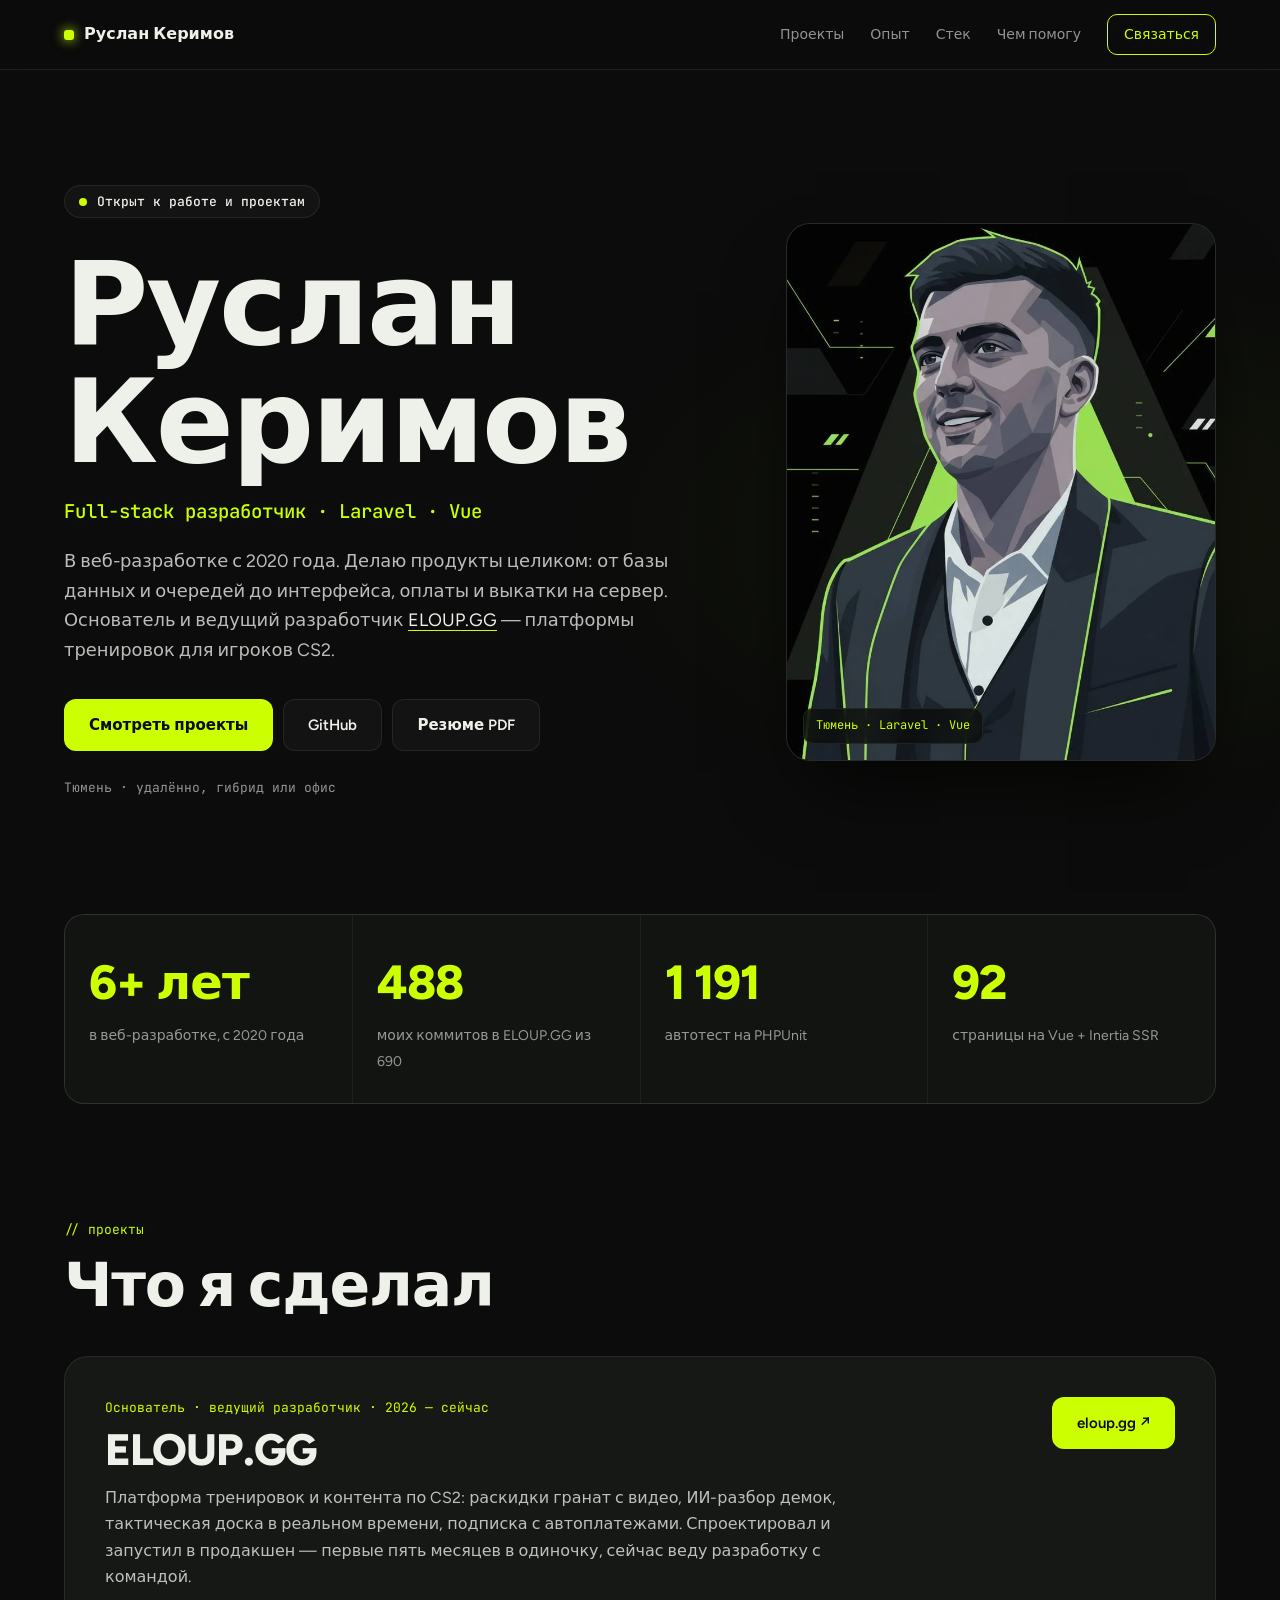
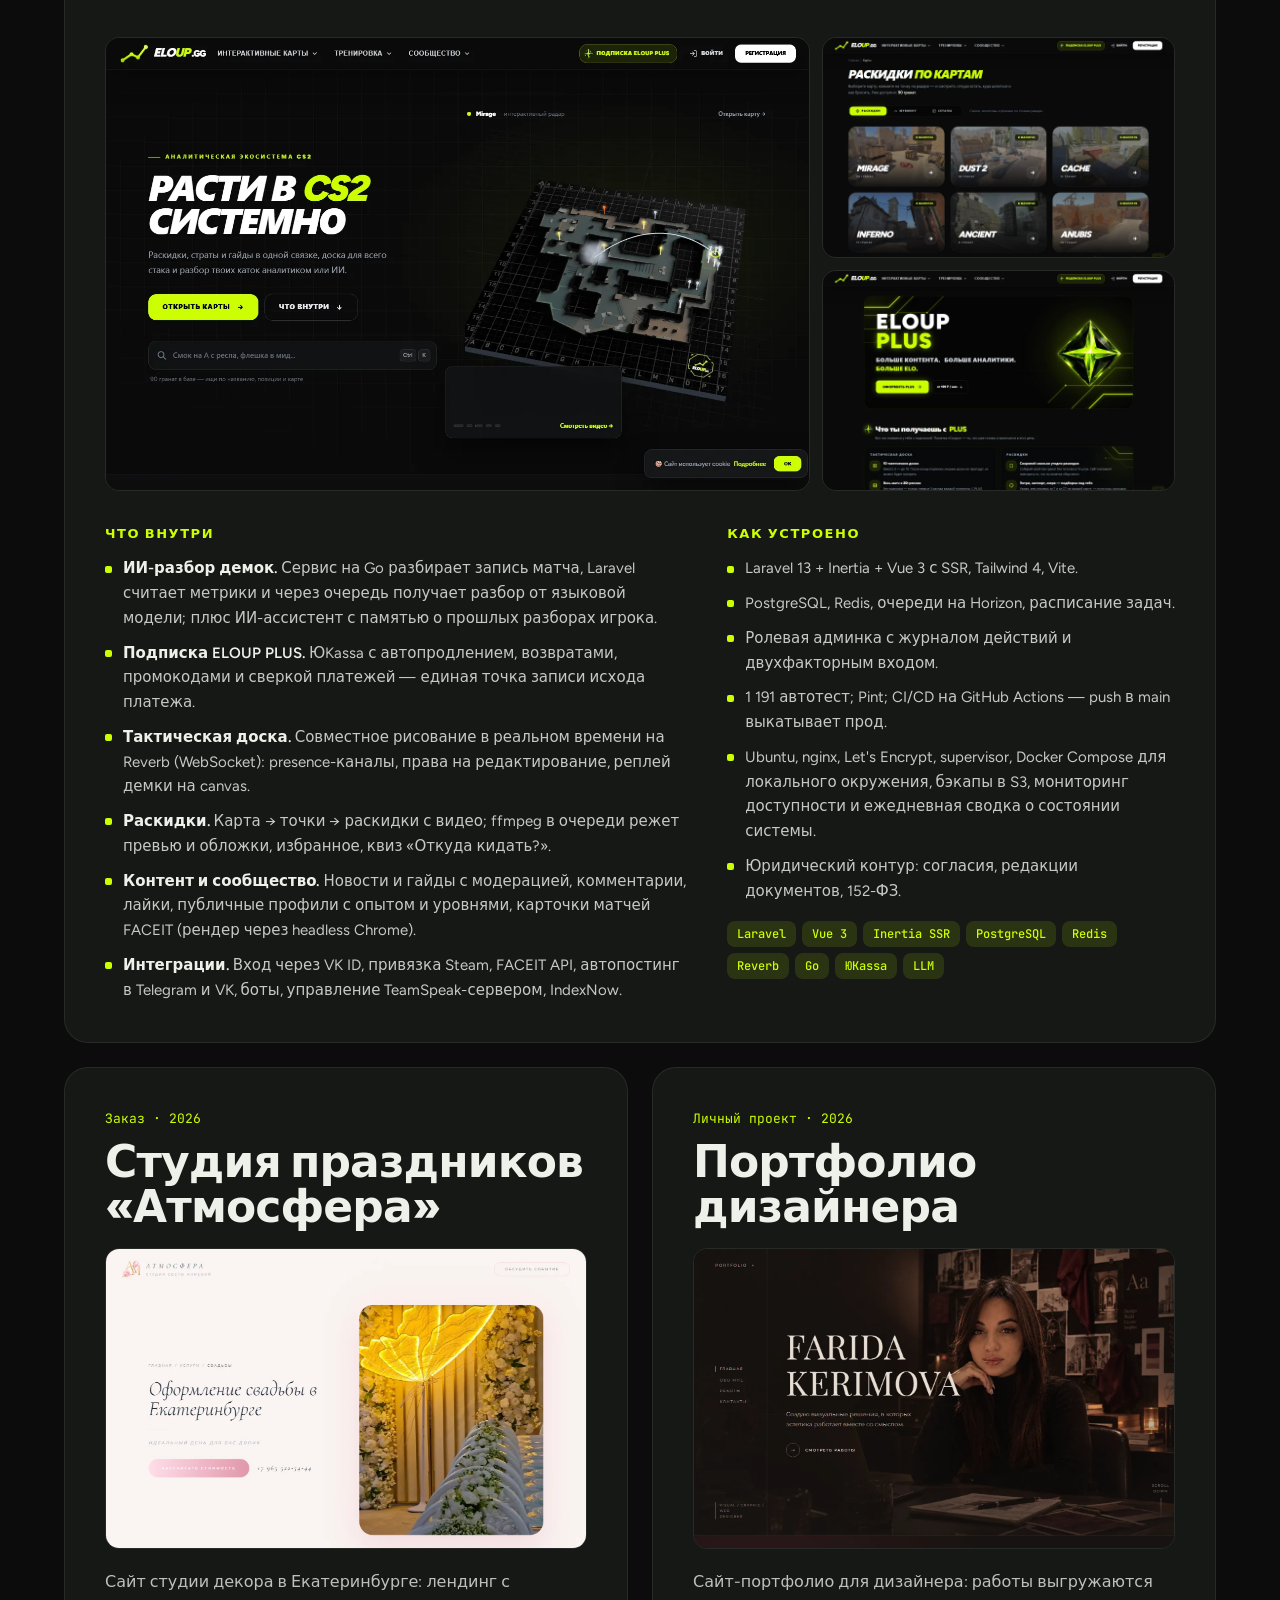
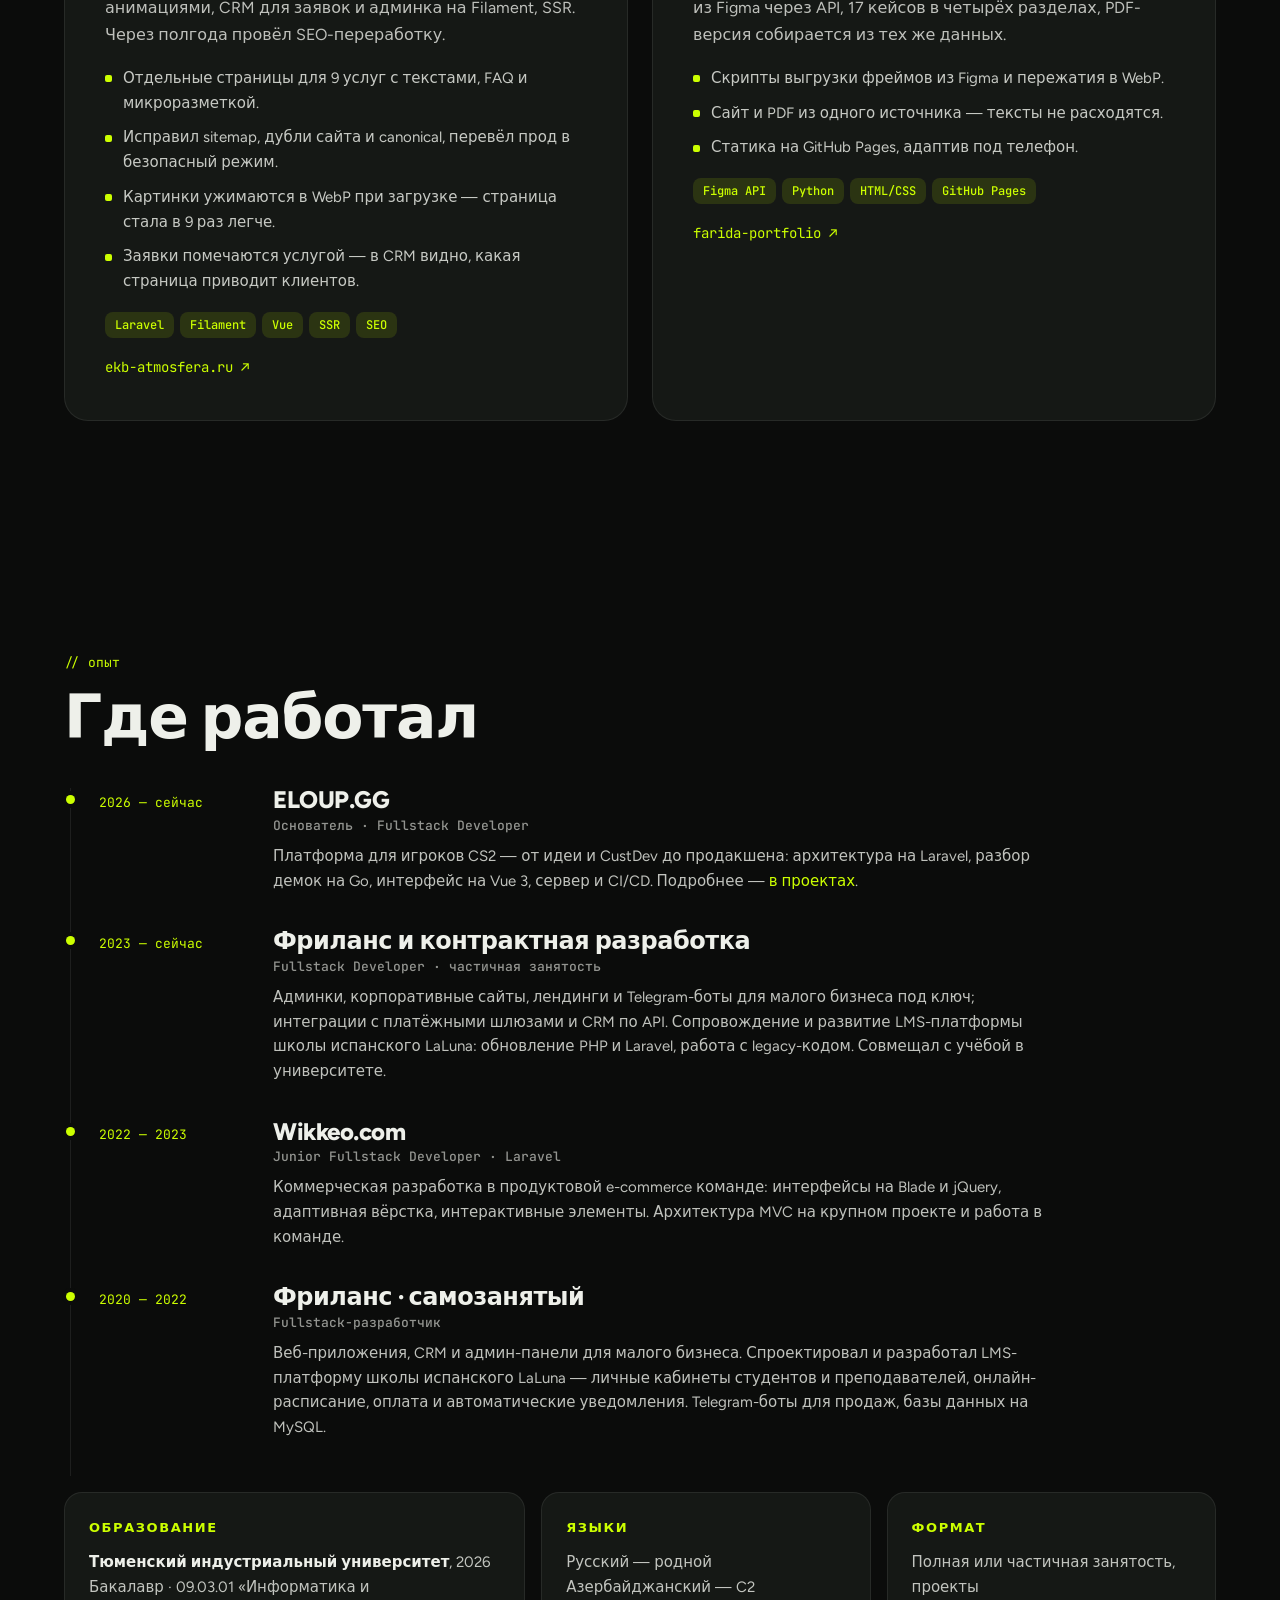
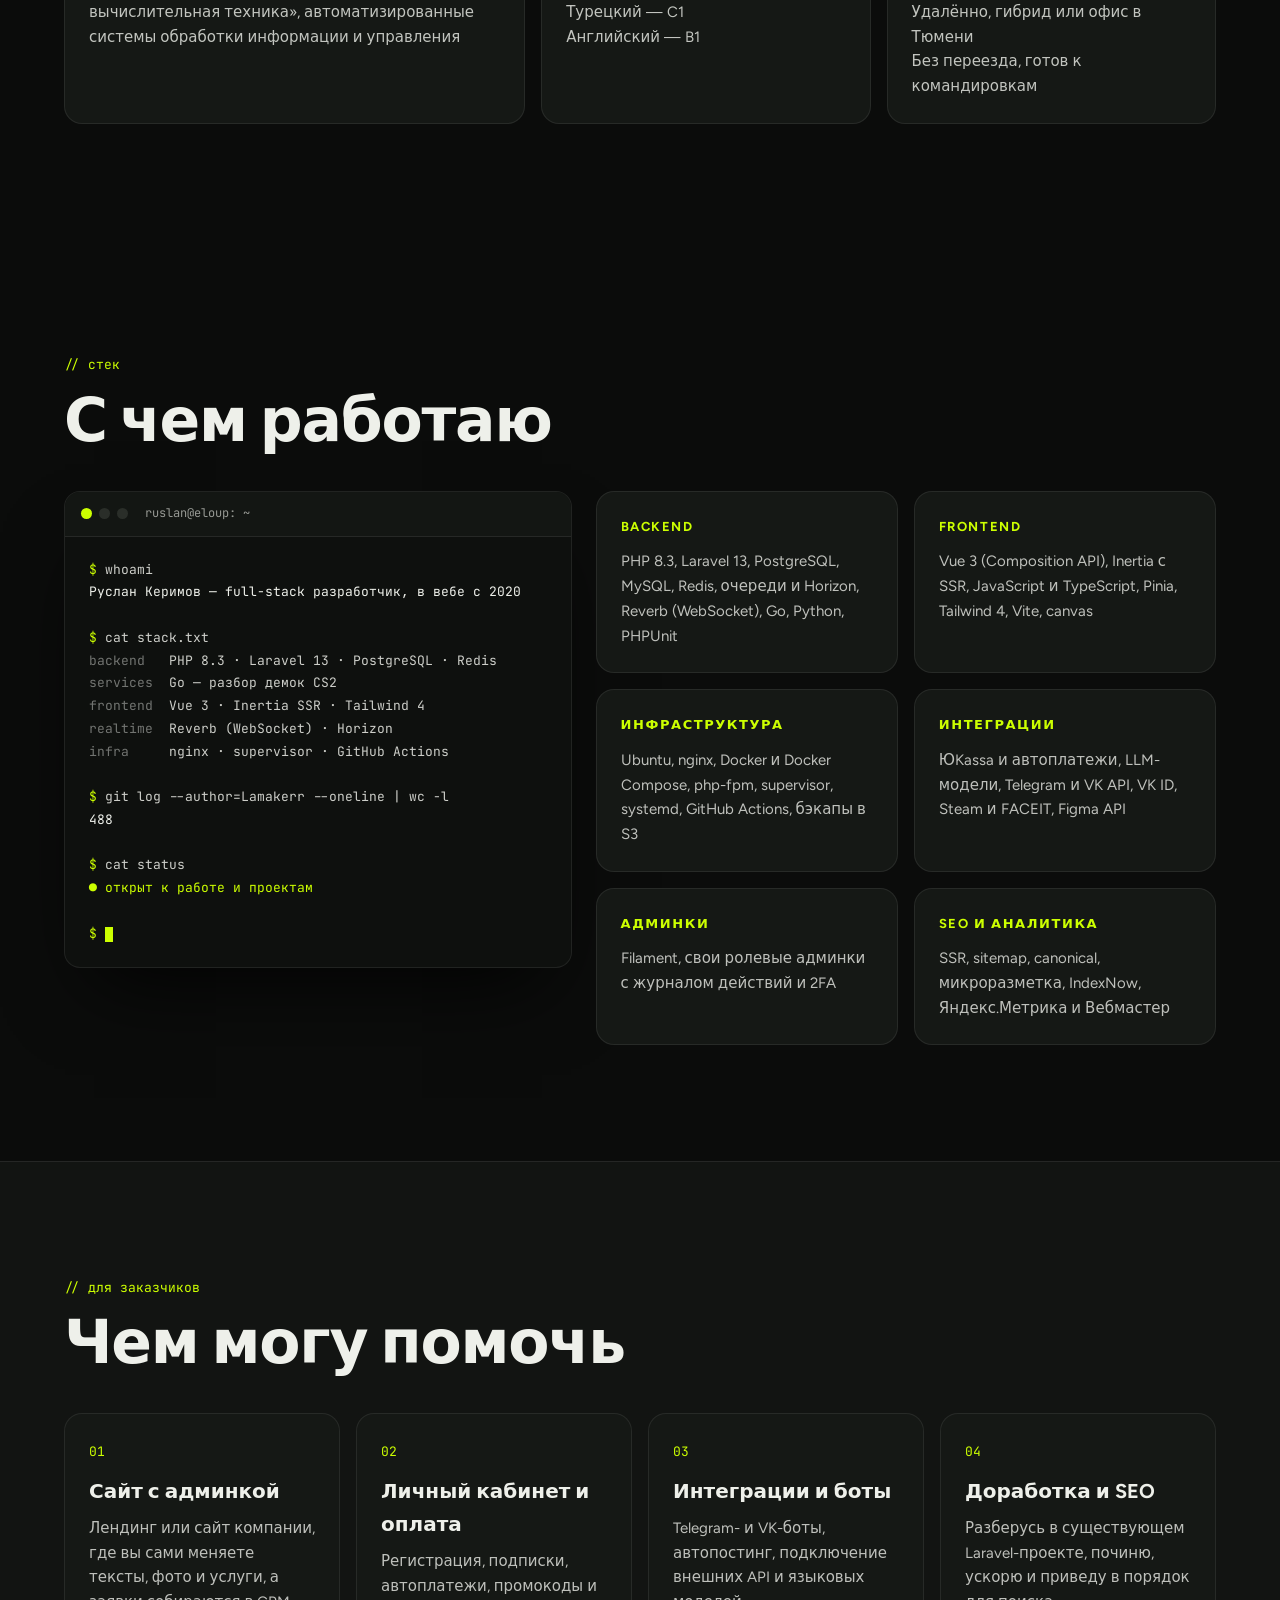
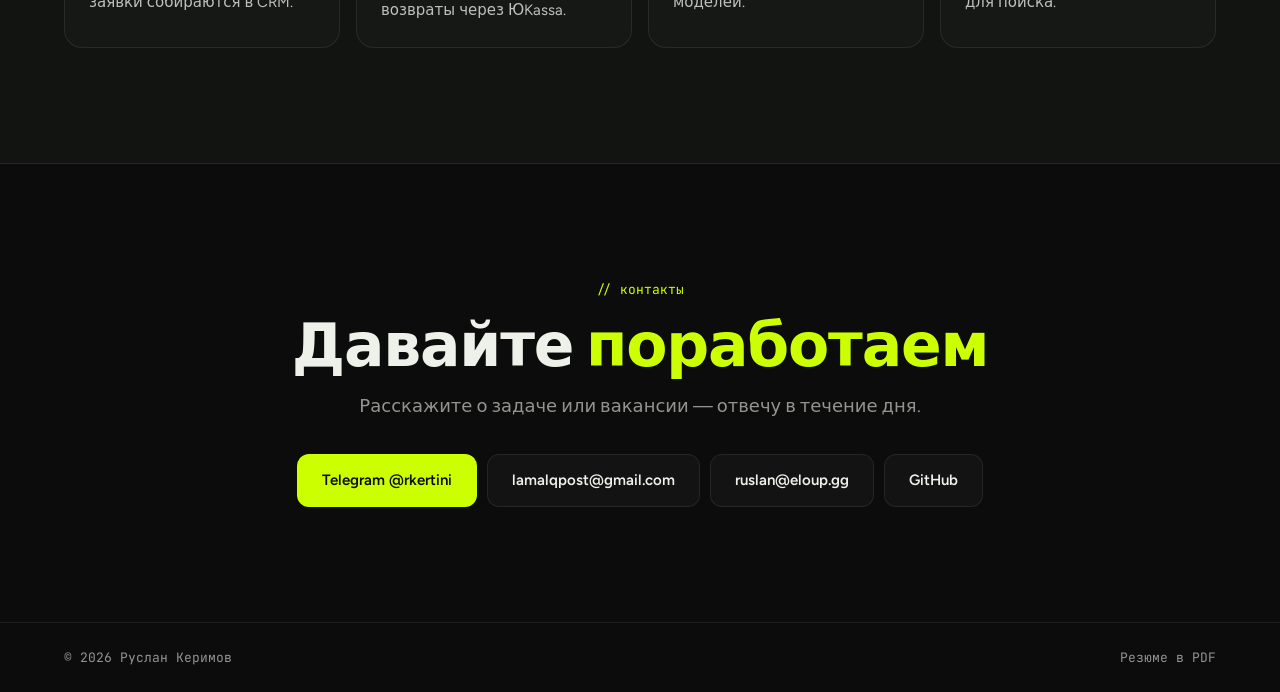
<file: index.html>
<!doctype html>
<html lang="ru">
<head>
  <meta charset="utf-8">
  <meta name="viewport" content="width=device-width, initial-scale=1">
  <title>Руслан Керимов — full-stack разработчик</title>
  <meta name="description" content="Руслан Керимов — full-stack разработчик на Laravel и Vue. Основатель и ведущий разработчик ELOUP.GG, сайты с админкой, подписки и оплаты, интеграции и боты.">
  <meta property="og:title" content="Руслан Керимов — full-stack разработчик">
  <meta property="og:description" content="Laravel · Vue · PostgreSQL. Основатель и ведущий разработчик ELOUP.GG.">
  <meta property="og:image" content="https://lamakerr.github.io/img/og.jpg">
  <link rel="icon" href="img/favicon.svg" type="image/svg+xml">
  <link rel="preconnect" href="https://fonts.googleapis.com">
  <link rel="preconnect" href="https://fonts.gstatic.com" crossorigin>
  <link href="https://fonts.googleapis.com/css2?family=Figtree:wght@400;500;600;700;800&family=JetBrains+Mono:wght@400;500&display=swap&subset=cyrillic" rel="stylesheet">
  <link rel="stylesheet" href="styles.css">
</head>
<body>
  <header class="bar">
    <a href="#top" class="bar__logo"><span class="dot"></span>Руслан Керимов</a>
    <nav class="bar__nav">
      <a href="#projects">Проекты</a>
      <a href="#experience">Опыт</a>
      <a href="#stack">Стек</a>
      <a href="#services">Чем помогу</a>
      <a href="#contact" class="bar__cta">Связаться</a>
    </nav>
  </header>

  <main id="top">
    <section class="hero">
      <div class="hero__text">
        <p class="tag"><span class="pulse"></span>Открыт к работе и проектам</p>
        <h1>Руслан<br>Керимов</h1>
        <p class="hero__role">Full-stack разработчик · Laravel · Vue</p>
        <p class="hero__lead">В веб-разработке с 2020 года. Делаю продукты целиком: от базы данных и очередей до интерфейса, оплаты и выкатки на сервер. Основатель и ведущий разработчик <a href="https://eloup.gg" target="_blank" rel="noopener">ELOUP.GG</a> — платформы тренировок для игроков CS2.</p>
        <div class="hero__actions">
          <a href="#projects" class="btn btn--accent">Смотреть проекты</a>
          <a href="https://github.com/Lamakerr" class="btn btn--ghost" target="_blank" rel="noopener">GitHub</a>
          <a href="cv.pdf" class="btn btn--ghost" download>Резюме PDF</a>
        </div>
        <p class="hero__meta mono">Тюмень · удалённо, гибрид или офис</p>
      </div>
      <div class="hero__photo">
        <img src="img/portrait.webp" alt="Руслан Керимов — иллюстрация" width="762" height="953">
        <span class="hero__badge mono">Тюмень · Laravel · Vue</span>
      </div>
    </section>

    <section class="numbers">
      <div><b>6+ лет</b><span>в веб-разработке, с 2020 года</span></div>
      <div><b>488</b><span>моих коммитов в ELOUP.GG из 690</span></div>
      <div><b>1 191</b><span>автотест на PHPUnit</span></div>
      <div><b>92</b><span>страницы на Vue + Inertia SSR</span></div>
    </section>

    <section class="projects" id="projects">
      <p class="eyebrow mono">// проекты</p>
      <h2>Что я сделал</h2>

      <article class="project project--main">
        <div class="project__head">
          <div>
            <p class="project__role mono">Основатель · ведущий разработчик · 2026 — сейчас</p>
            <h3>ELOUP.GG</h3>
            <p class="project__lead">Платформа тренировок и контента по CS2: раскидки гранат с видео, ИИ-разбор демок, тактическая доска в реальном времени, подписка с автоплатежами. Спроектировал и запустил в продакшен — первые пять месяцев в одиночку, сейчас веду разработку с командой.</p>
          </div>
          <a href="https://eloup.gg" class="btn btn--accent" target="_blank" rel="noopener">eloup.gg ↗</a>
        </div>
        <div class="shots" data-gallery="eloup">
          <img src="img/eloup-home.webp" alt="ELOUP.GG — главная" loading="lazy">
          <img src="img/eloup-maps.webp" alt="ELOUP.GG — карты и раскидки" loading="lazy">
          <img src="img/eloup-plus.webp" alt="ELOUP.GG — подписка PLUS" loading="lazy">
        </div>
        <div class="project__grid">
          <div>
            <h4>Что внутри</h4>
            <ul>
              <li><b>ИИ-разбор демок.</b> Сервис на Go разбирает запись матча, Laravel считает метрики и через очередь получает разбор от языковой модели; плюс ИИ-ассистент с памятью о прошлых разборах игрока.</li>
              <li><b>Подписка ELOUP PLUS.</b> ЮKassa с автопродлением, возвратами, промокодами и сверкой платежей — единая точка записи исхода платежа.</li>
              <li><b>Тактическая доска.</b> Совместное рисование в реальном времени на Reverb (WebSocket): presence-каналы, права на редактирование, реплей демки на canvas.</li>
              <li><b>Раскидки.</b> Карта → точки → раскидки с видео; ffmpeg в очереди режет превью и обложки, избранное, квиз «Откуда кидать?».</li>
              <li><b>Контент и сообщество.</b> Новости и гайды с модерацией, комментарии, лайки, публичные профили с опытом и уровнями, карточки матчей FACEIT (рендер через headless Chrome).</li>
              <li><b>Интеграции.</b> Вход через VK ID, привязка Steam, FACEIT API, автопостинг в Telegram и VK, боты, управление TeamSpeak-сервером, IndexNow.</li>
            </ul>
          </div>
          <div>
            <h4>Как устроено</h4>
            <ul>
              <li>Laravel 13 + Inertia + Vue 3 с SSR, Tailwind 4, Vite.</li>
              <li>PostgreSQL, Redis, очереди на Horizon, расписание задач.</li>
              <li>Ролевая админка с журналом действий и двухфакторным входом.</li>
              <li>1 191 автотест; Pint; CI/CD на GitHub Actions — push в main выкатывает прод.</li>
              <li>Ubuntu, nginx, Let's Encrypt, supervisor, Docker Compose для локального окружения, бэкапы в S3, мониторинг доступности и ежедневная сводка о состоянии системы.</li>
              <li>Юридический контур: согласия, редакции документов, 152-ФЗ.</li>
            </ul>
            <div class="chips">
              <span>Laravel</span><span>Vue 3</span><span>Inertia SSR</span><span>PostgreSQL</span><span>Redis</span><span>Reverb</span><span>Go</span><span>ЮKassa</span><span>LLM</span>
            </div>
          </div>
        </div>
      </article>

      <div class="projects__row">
        <article class="project">
          <p class="project__role mono">Заказ · 2026</p>
          <h3>Студия праздников «Атмосфера»</h3>
          <div class="shots shots--single">
            <img src="img/atmosfera.webp" alt="Сайт студии «Атмосфера» — страница услуги" loading="lazy">
          </div>
          <p class="project__lead">Сайт студии декора в Екатеринбурге: лендинг с анимациями, CRM для заявок и админка на Filament, SSR. Через полгода провёл SEO-переработку.</p>
          <ul>
            <li>Отдельные страницы для 9 услуг с текстами, FAQ и микроразметкой.</li>
            <li>Исправил sitemap, дубли сайта и canonical, перевёл прод в безопасный режим.</li>
            <li>Картинки ужимаются в WebP при загрузке — страница стала в 9 раз легче.</li>
            <li>Заявки помечаются услугой — в CRM видно, какая страница приводит клиентов.</li>
          </ul>
          <div class="chips"><span>Laravel</span><span>Filament</span><span>Vue</span><span>SSR</span><span>SEO</span></div>
          <a href="https://ekb-atmosfera.ru" class="link mono" target="_blank" rel="noopener">ekb-atmosfera.ru ↗</a>
        </article>

        <article class="project">
          <p class="project__role mono">Личный проект · 2026</p>
          <h3>Портфолио дизайнера</h3>
          <div class="shots shots--single">
            <img src="img/farida.webp" alt="Портфолио дизайнера Фариды Керимовой" loading="lazy">
          </div>
          <p class="project__lead">Сайт-портфолио для дизайнера: работы выгружаются из Figma через API, 17 кейсов в четырёх разделах, PDF-версия собирается из тех же данных.</p>
          <ul>
            <li>Скрипты выгрузки фреймов из Figma и пережатия в WebP.</li>
            <li>Сайт и PDF из одного источника — тексты не расходятся.</li>
            <li>Статика на GitHub Pages, адаптив под телефон.</li>
          </ul>
          <div class="chips"><span>Figma API</span><span>Python</span><span>HTML/CSS</span><span>GitHub Pages</span></div>
          <a href="https://lamakerr.github.io/farida-portfolio/" class="link mono" target="_blank" rel="noopener">farida-portfolio ↗</a>
        </article>
      </div>
    </section>

    <section class="experience" id="experience">
      <p class="eyebrow mono">// опыт</p>
      <h2>Где работал</h2>
      <ol class="timeline">
        <li>
          <span class="timeline__when mono">2026 — сейчас</span>
          <div>
            <h3>ELOUP.GG</h3>
            <p class="timeline__role">Основатель · Fullstack Developer</p>
            <p>Платформа для игроков CS2 — от идеи и CustDev до продакшена: архитектура на Laravel, разбор демок на Go, интерфейс на Vue 3, сервер и CI/CD. Подробнее — <a href="#projects">в проектах</a>.</p>
          </div>
        </li>
        <li>
          <span class="timeline__when mono">2023 — сейчас</span>
          <div>
            <h3>Фриланс и контрактная разработка</h3>
            <p class="timeline__role">Fullstack Developer · частичная занятость</p>
            <p>Админки, корпоративные сайты, лендинги и Telegram-боты для малого бизнеса под ключ; интеграции с платёжными шлюзами и CRM по API. Сопровождение и развитие LMS-платформы школы испанского LaLuna: обновление PHP и Laravel, работа с legacy-кодом. Совмещал с учёбой в университете.</p>
          </div>
        </li>
        <li>
          <span class="timeline__when mono">2022 — 2023</span>
          <div>
            <h3>Wikkeo.com</h3>
            <p class="timeline__role">Junior Fullstack Developer · Laravel</p>
            <p>Коммерческая разработка в продуктовой e-commerce команде: интерфейсы на Blade и jQuery, адаптивная вёрстка, интерактивные элементы. Архитектура MVC на крупном проекте и работа в команде.</p>
          </div>
        </li>
        <li>
          <span class="timeline__when mono">2020 — 2022</span>
          <div>
            <h3>Фриланс · самозанятый</h3>
            <p class="timeline__role">Fullstack-разработчик</p>
            <p>Веб-приложения, CRM и админ-панели для малого бизнеса. Спроектировал и разработал LMS-платформу школы испанского LaLuna — личные кабинеты студентов и преподавателей, онлайн-расписание, оплата и автоматические уведомления. Telegram-боты для продаж, базы данных на MySQL.</p>
          </div>
        </li>
      </ol>
      <div class="edu">
        <div>
          <h4>Образование</h4>
          <p><b>Тюменский индустриальный университет</b>, 2026<br>Бакалавр · 09.03.01 «Информатика и вычислительная техника», автоматизированные системы обработки информации и управления</p>
        </div>
        <div>
          <h4>Языки</h4>
          <p>Русский — родной<br>Азербайджанский — C2<br>Турецкий — C1<br>Английский — B1</p>
        </div>
        <div>
          <h4>Формат</h4>
          <p>Полная или частичная занятость, проекты<br>Удалённо, гибрид или офис в Тюмени<br>Без переезда, готов к командировкам</p>
        </div>
      </div>
    </section>

    <section class="stack" id="stack">
      <p class="eyebrow mono">// стек</p>
      <h2>С чем работаю</h2>
      <div class="stack__layout">
        <div class="term" aria-hidden="true">
        <div class="term__bar"><i></i><i></i><i></i><span class="mono">ruslan@eloup: ~</span></div>
<pre class="term__body mono"><span class="p">$</span> whoami
<span class="o">Руслан Керимов — full-stack разработчик, в вебе с 2020</span>

<span class="p">$</span> cat stack.txt
<span class="k">backend </span>  PHP 8.3 · Laravel 13 · PostgreSQL · Redis
<span class="k">services</span>  Go — разбор демок CS2
<span class="k">frontend</span>  Vue 3 · Inertia SSR · Tailwind 4
<span class="k">realtime</span>  Reverb (WebSocket) · Horizon
<span class="k">infra   </span>  nginx · supervisor · GitHub Actions

<span class="p">$</span> git log --author=Lamakerr --oneline | wc -l
<span class="o">488</span>

<span class="p">$</span> cat status
<span class="a">● открыт к работе и проектам</span>

<span class="p">$</span> <span class="cursor"></span></pre>
      </div>
      <div class="stack__grid">
        <div><h4>Backend</h4><p>PHP 8.3, Laravel 13, PostgreSQL, MySQL, Redis, очереди и Horizon, Reverb (WebSocket), Go, Python, PHPUnit</p></div>
        <div><h4>Frontend</h4><p>Vue 3 (Composition API), Inertia с SSR, JavaScript и TypeScript, Pinia, Tailwind 4, Vite, canvas</p></div>
        <div><h4>Инфраструктура</h4><p>Ubuntu, nginx, Docker и Docker Compose, php-fpm, supervisor, systemd, GitHub Actions, бэкапы в S3</p></div>
        <div><h4>Интеграции</h4><p>ЮKassa и автоплатежи, LLM-модели, Telegram и VK API, VK ID, Steam и FACEIT, Figma API</p></div>
        <div><h4>Админки</h4><p>Filament, свои ролевые админки с журналом действий и 2FA</p></div>
        <div><h4>SEO и аналитика</h4><p>SSR, sitemap, canonical, микроразметка, IndexNow, Яндекс.Метрика и Вебмастер</p></div>
      </div>
      </div>
    </section>

    <section class="services" id="services">
      <p class="eyebrow mono">// для заказчиков</p>
      <h2>Чем могу помочь</h2>
      <div class="services__grid">
        <div><span class="mono">01</span><h4>Сайт с админкой</h4><p>Лендинг или сайт компании, где вы сами меняете тексты, фото и услуги, а заявки собираются в CRM.</p></div>
        <div><span class="mono">02</span><h4>Личный кабинет и оплата</h4><p>Регистрация, подписки, автоплатежи, промокоды и возвраты через ЮKassa.</p></div>
        <div><span class="mono">03</span><h4>Интеграции и боты</h4><p>Telegram- и VK-боты, автопостинг, подключение внешних API и языковых моделей.</p></div>
        <div><span class="mono">04</span><h4>Доработка и SEO</h4><p>Разберусь в существующем Laravel-проекте, починю, ускорю и приведу в порядок для поиска.</p></div>
      </div>
    </section>

    <section class="contact" id="contact">
      <p class="eyebrow mono">// контакты</p>
      <h2>Давайте <span class="accent">поработаем</span></h2>
      <p class="contact__lead">Расскажите о задаче или вакансии — отвечу в течение дня.</p>
      <div class="contact__links">
        <a href="https://t.me/rkertini" class="btn btn--accent" target="_blank" rel="noopener">Telegram @rkertini</a>
        <a href="mailto:lamalqpost@gmail.com" class="btn btn--ghost">lamalqpost@gmail.com</a>
        <a href="mailto:ruslan@eloup.gg" class="btn btn--ghost">ruslan@eloup.gg</a>
        <a href="https://github.com/Lamakerr" class="btn btn--ghost" target="_blank" rel="noopener">GitHub</a>
      </div>
    </section>
  </main>

  <footer class="footer mono">
    <span>© 2026 Руслан Керимов</span>
    <a href="cv.pdf" download>Резюме в PDF</a>
  </footer>

  <div class="lightbox" id="lightbox" hidden><img alt=""></div>
  <script>
    // Скриншоты открываются крупно по клику
    const box = document.getElementById('lightbox');
    document.querySelectorAll('.shots img').forEach((img) => img.addEventListener('click', () => {
      box.querySelector('img').src = img.src;
      box.hidden = false;
    }));
    box.addEventListener('click', () => (box.hidden = true));
    document.addEventListener('keydown', (e) => e.key === 'Escape' && (box.hidden = true));
  </script>
</body>
</html>
</file>
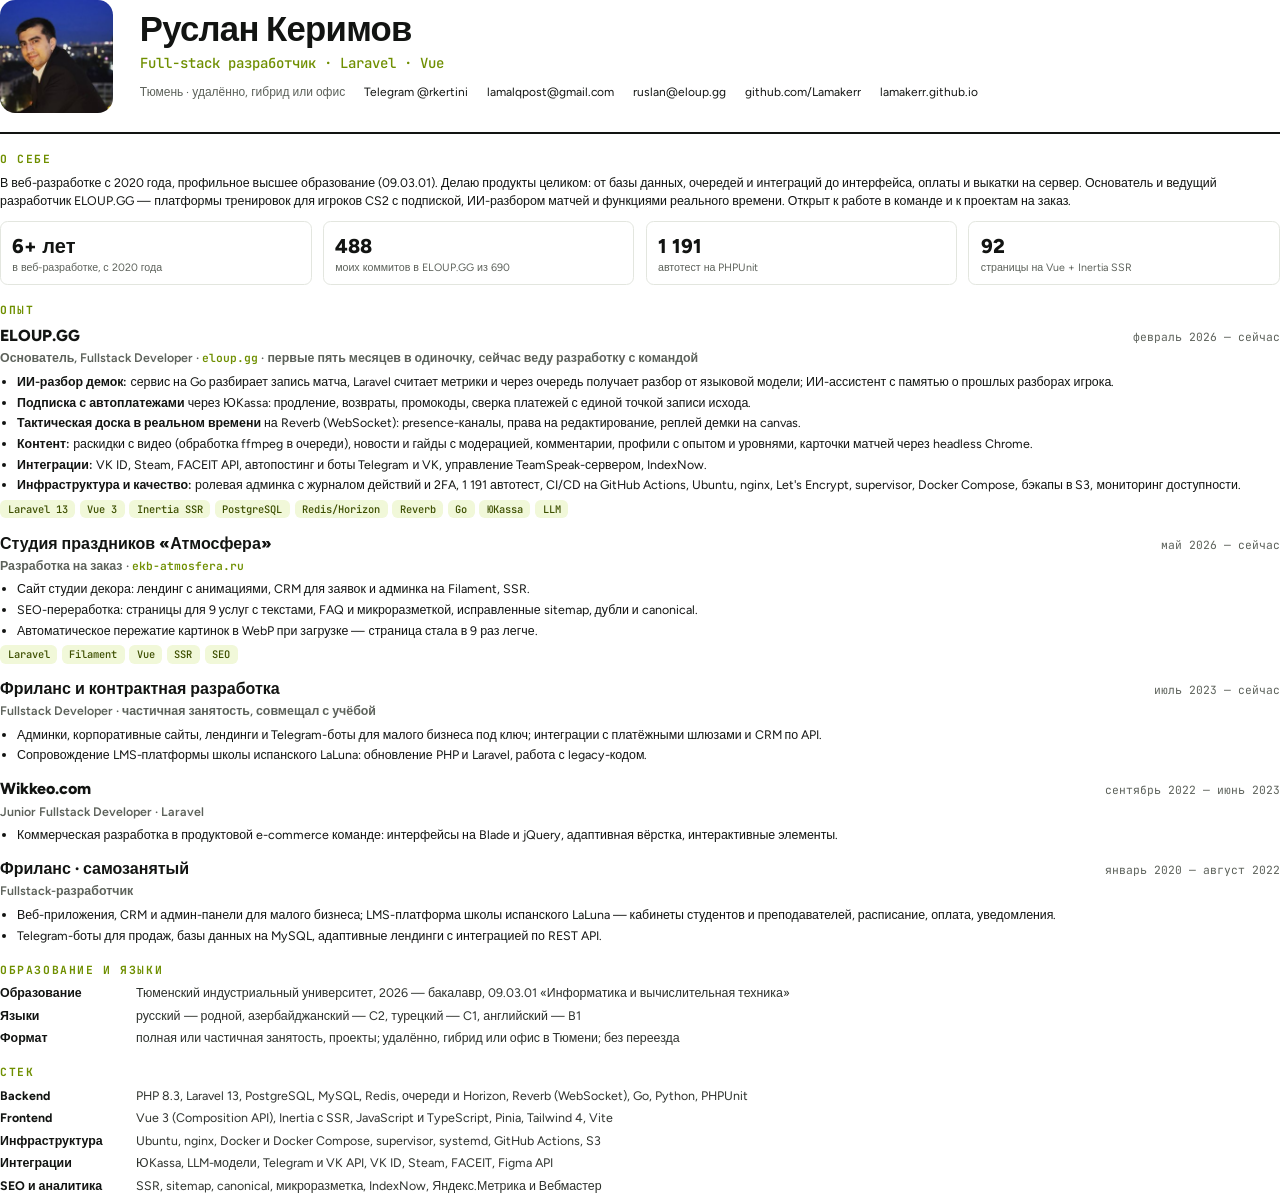
<file: cv.html>
<!doctype html>
<html lang="ru">
<head>
  <meta charset="utf-8">
  <title>Руслан Керимов — резюме</title>
  <!-- Исходник cv.pdf: python tools/build-pdf.py <chrome-headless-shell.exe> -->
  <link href="https://fonts.googleapis.com/css2?family=Figtree:wght@400;500;600;700;800&family=JetBrains+Mono:wght@400;500&display=swap&subset=cyrillic" rel="stylesheet">
  <style>
    @page { size: A4; margin: 8mm 14mm; }
    :root { --ink: #121412; --muted: #5d625b; --line: #e3e6df; --accent: #6f8f00; --chip: #f1f8d9; }
    * { box-sizing: border-box; margin: 0; padding: 0; }
    body { font: 400 9.3pt/1.45 'Figtree', sans-serif; color: var(--ink); -webkit-print-color-adjust: exact; print-color-adjust: exact; }
    .mono { font-family: 'JetBrains Mono', monospace; }
    header { display: grid; grid-template-columns: 30mm 1fr; gap: 7mm; align-items: center; padding-bottom: 5mm; border-bottom: 2px solid var(--ink); }
    header img { width: 30mm; height: 30mm; object-fit: cover; border-radius: 4mm; }
    header .noimg { width: 30mm; height: 30mm; border-radius: 4mm; background: #0b0c0b; color: #ccff00; display: grid; place-items: center; font: 800 26pt 'Figtree'; }
    h1 { font-size: 26pt; font-weight: 800; letter-spacing: -.02em; line-height: 1; }
    .role { font: 500 10.5pt 'JetBrains Mono', monospace; color: var(--accent); margin: 2mm 0 3mm; }
    .contacts { display: flex; flex-wrap: wrap; gap: 1mm 5mm; font-size: 9pt; color: var(--muted); }
    .contacts a { color: var(--ink); text-decoration: none; }
    h2 { font: 700 8.5pt 'JetBrains Mono', monospace; text-transform: uppercase; letter-spacing: .14em; color: var(--accent); margin: 4.5mm 0 2mm; break-after: avoid; }
    p { margin-bottom: 2mm; }
    .job { margin-bottom: 3.5mm; break-inside: avoid; }
    .job__head { display: flex; justify-content: space-between; gap: 4mm; align-items: baseline; }
    .job h3 { font-size: 12pt; font-weight: 800; }
    .job__when { font: 400 8.5pt 'JetBrains Mono', monospace; color: var(--muted); white-space: nowrap; }
    .job__role { font-weight: 600; color: var(--muted); margin: .5mm 0 1.5mm; }
    ul { padding-left: 4.5mm; }
    li { margin-bottom: .7mm; }
    li b { font-weight: 600; }
    .chips { display: flex; flex-wrap: wrap; gap: 1.2mm; margin-top: 1.5mm; }
    .chips span { font: 500 7.8pt 'JetBrains Mono', monospace; background: var(--chip); color: #3d4f00; padding: .6mm 2mm; border-radius: 1.5mm; }
    .stack { display: grid; grid-template-columns: 32mm 1fr; gap: 1.2mm 4mm; }
    .stack dt { font-weight: 700; }
    .stack dd { color: #2d312c; }
    .numbers { display: grid; grid-template-columns: repeat(4, 1fr); gap: 3mm; margin: 3mm 0 0; }
    .numbers div { border: 1px solid var(--line); border-radius: 2mm; padding: 2.5mm 3mm; }
    .numbers b { display: block; font-size: 15pt; font-weight: 800; }
    .numbers span { font-size: 8pt; color: var(--muted); line-height: 1.3; display: block; }
    a.url { color: var(--accent); text-decoration: none; font-family: 'JetBrains Mono', monospace; font-size: 8.5pt; }
  </style>
</head>
<body>
  <header>
    <img src="img/photo-cv.jpg" alt="">
    <div>
      <h1>Руслан Керимов</h1>
      <p class="role">Full-stack разработчик · Laravel · Vue</p>
      <div class="contacts">
        <span>Тюмень · удалённо, гибрид или офис</span>
        <a href="https://t.me/rkertini">Telegram @rkertini</a>
        <a href="mailto:lamalqpost@gmail.com">lamalqpost@gmail.com</a>
        <a href="mailto:ruslan@eloup.gg">ruslan@eloup.gg</a>
        <a href="https://github.com/Lamakerr">github.com/Lamakerr</a>
        <a href="https://lamakerr.github.io/">lamakerr.github.io</a>
      </div>
    </div>
  </header>

  <h2>О себе</h2>
  <p>В веб-разработке с 2020 года, профильное высшее образование (09.03.01). Делаю продукты целиком: от базы данных, очередей и интеграций до интерфейса, оплаты и выкатки на сервер. Основатель и ведущий разработчик ELOUP.GG — платформы тренировок для игроков CS2 с подпиской, ИИ-разбором матчей и функциями реального времени. Открыт к работе в команде и к проектам на заказ.</p>
  <div class="numbers">
    <div><b>6+ лет</b><span>в веб-разработке, с 2020 года</span></div>
    <div><b>488</b><span>моих коммитов в ELOUP.GG из 690</span></div>
    <div><b>1 191</b><span>автотест на PHPUnit</span></div>
    <div><b>92</b><span>страницы на Vue + Inertia SSR</span></div>
  </div>

  <h2>Опыт</h2>
  <div class="job">
    <div class="job__head"><h3>ELOUP.GG</h3><span class="job__when">февраль 2026 — сейчас</span></div>
    <p class="job__role">Основатель, Fullstack Developer · <a class="url" href="https://eloup.gg">eloup.gg</a> · первые пять месяцев в одиночку, сейчас веду разработку с командой</p>
    <ul>
      <li><b>ИИ-разбор демок:</b> сервис на Go разбирает запись матча, Laravel считает метрики и через очередь получает разбор от языковой модели; ИИ-ассистент с памятью о прошлых разборах игрока.</li>
      <li><b>Подписка с автоплатежами</b> через ЮKassa: продление, возвраты, промокоды, сверка платежей с единой точкой записи исхода.</li>
      <li><b>Тактическая доска в реальном времени</b> на Reverb (WebSocket): presence-каналы, права на редактирование, реплей демки на canvas.</li>
      <li><b>Контент:</b> раскидки с видео (обработка ffmpeg в очереди), новости и гайды с модерацией, комментарии, профили с опытом и уровнями, карточки матчей через headless Chrome.</li>
      <li><b>Интеграции:</b> VK ID, Steam, FACEIT API, автопостинг и боты Telegram и VK, управление TeamSpeak-сервером, IndexNow.</li>
      <li><b>Инфраструктура и качество:</b> ролевая админка с журналом действий и 2FA, 1 191 автотест, CI/CD на GitHub Actions, Ubuntu, nginx, Let's Encrypt, supervisor, Docker Compose, бэкапы в S3, мониторинг доступности.</li>
    </ul>
    <div class="chips"><span>Laravel 13</span><span>Vue 3</span><span>Inertia SSR</span><span>PostgreSQL</span><span>Redis/Horizon</span><span>Reverb</span><span>Go</span><span>ЮKassa</span><span>LLM</span></div>
  </div>

  <div class="job">
    <div class="job__head"><h3>Студия праздников «Атмосфера»</h3><span class="job__when">май 2026 — сейчас</span></div>
    <p class="job__role">Разработка на заказ · <a class="url" href="https://ekb-atmosfera.ru">ekb-atmosfera.ru</a></p>
    <ul>
      <li>Сайт студии декора: лендинг с анимациями, CRM для заявок и админка на Filament, SSR.</li>
      <li>SEO-переработка: страницы для 9 услуг с текстами, FAQ и микроразметкой, исправленные sitemap, дубли и canonical.</li>
      <li>Автоматическое пережатие картинок в WebP при загрузке — страница стала в 9 раз легче.</li>
    </ul>
    <div class="chips"><span>Laravel</span><span>Filament</span><span>Vue</span><span>SSR</span><span>SEO</span></div>
  </div>

  <div class="job">
    <div class="job__head"><h3>Фриланс и контрактная разработка</h3><span class="job__when">июль 2023 — сейчас</span></div>
    <p class="job__role">Fullstack Developer · частичная занятость, совмещал с учёбой</p>
    <ul>
      <li>Админки, корпоративные сайты, лендинги и Telegram-боты для малого бизнеса под ключ; интеграции с платёжными шлюзами и CRM по API.</li>
      <li>Сопровождение LMS-платформы школы испанского LaLuna: обновление PHP и Laravel, работа с legacy-кодом.</li>
    </ul>
  </div>

  <div class="job">
    <div class="job__head"><h3>Wikkeo.com</h3><span class="job__when">сентябрь 2022 — июнь 2023</span></div>
    <p class="job__role">Junior Fullstack Developer · Laravel</p>
    <ul>
      <li>Коммерческая разработка в продуктовой e-commerce команде: интерфейсы на Blade и jQuery, адаптивная вёрстка, интерактивные элементы.</li>
    </ul>
  </div>

  <div class="job">
    <div class="job__head"><h3>Фриланс · самозанятый</h3><span class="job__when">январь 2020 — август 2022</span></div>
    <p class="job__role">Fullstack-разработчик</p>
    <ul>
      <li>Веб-приложения, CRM и админ-панели для малого бизнеса; LMS-платформа школы испанского LaLuna — кабинеты студентов и преподавателей, расписание, оплата, уведомления.</li>
      <li>Telegram-боты для продаж, базы данных на MySQL, адаптивные лендинги с интеграцией по REST API.</li>
    </ul>
  </div>

  <h2>Образование и языки</h2>
  <dl class="stack">
    <dt>Образование</dt><dd>Тюменский индустриальный университет, 2026 — бакалавр, 09.03.01 «Информатика и вычислительная техника»</dd>
    <dt>Языки</dt><dd>русский — родной, азербайджанский — C2, турецкий — C1, английский — B1</dd>
    <dt>Формат</dt><dd>полная или частичная занятость, проекты; удалённо, гибрид или офис в Тюмени; без переезда</dd>
  </dl>

  <h2>Стек</h2>
  <dl class="stack">
    <dt>Backend</dt><dd>PHP 8.3, Laravel 13, PostgreSQL, MySQL, Redis, очереди и Horizon, Reverb (WebSocket), Go, Python, PHPUnit</dd>
    <dt>Frontend</dt><dd>Vue 3 (Composition API), Inertia с SSR, JavaScript и TypeScript, Pinia, Tailwind 4, Vite</dd>
    <dt>Инфраструктура</dt><dd>Ubuntu, nginx, Docker и Docker Compose, supervisor, systemd, GitHub Actions, S3</dd>
    <dt>Интеграции</dt><dd>ЮKassa, LLM-модели, Telegram и VK API, VK ID, Steam, FACEIT, Figma API</dd>
    <dt>SEO и аналитика</dt><dd>SSR, sitemap, canonical, микроразметка, IndexNow, Яндекс.Метрика и Вебмастер</dd>
  </dl>
</body>
</html>
</file>
<file: styles.css>
/* Палитра ELOUP.GG: графит и кислотный #ccff00 */
:root {
  --bg: #0b0c0b;
  --bg-2: #121412;
  --card: #151815;
  --line: rgba(255, 255, 255, .08);
  --text: #eef0ea;
  --muted: rgba(238, 240, 234, .6);
  --accent: #ccff00;
  --accent-dim: rgba(204, 255, 0, .12);
  --sans: 'Figtree', system-ui, sans-serif;
  --mono: 'JetBrains Mono', ui-monospace, monospace;
  --pad: clamp(16px, 5vw, 72px);
}

* { box-sizing: border-box; margin: 0; padding: 0; }
html { scroll-behavior: smooth; }
body { background: var(--bg); color: var(--text); font: 400 16px/1.65 var(--sans); -webkit-font-smoothing: antialiased; }
img { display: block; max-width: 100%; }
a { color: inherit; text-decoration: none; }
h1, h2, h3 { font-weight: 800; line-height: 1.02; letter-spacing: -.02em; }
h2 { font-size: clamp(34px, 5vw, 60px); margin-bottom: 40px; }
h4 { font-size: 13px; text-transform: uppercase; letter-spacing: .12em; color: var(--accent); margin-bottom: 12px; font-weight: 700; }
section { padding: clamp(64px, 9vw, 120px) var(--pad); }
.mono { font-family: var(--mono); }
.accent { color: var(--accent); }
.eyebrow { color: var(--accent); font-size: 13px; margin-bottom: 14px; }
ul { list-style: none; display: grid; gap: 10px; }
li { position: relative; padding-left: 18px; color: rgba(238, 240, 234, .82); font-size: 15px; }
li::before { content: ''; position: absolute; left: 0; top: .62em; width: 7px; height: 7px; background: var(--accent); border-radius: 2px; }
li b { color: var(--text); font-weight: 600; }

.btn { display: inline-flex; align-items: center; gap: 8px; padding: 13px 24px; border-radius: 12px; font-weight: 600; font-size: 15px; transition: .2s; border: 1px solid transparent; }
.btn--accent { background: var(--accent); color: #0b0c0b; }
.btn--accent:hover { box-shadow: 0 0 0 4px var(--accent-dim), 0 10px 30px rgba(204, 255, 0, .25); transform: translateY(-1px); }
.btn--ghost { border-color: var(--line); background: rgba(255, 255, 255, .03); }
.btn--ghost:hover { border-color: var(--accent); color: var(--accent); }
.chips { display: flex; flex-wrap: wrap; gap: 6px; margin-top: 18px; }
.chips span { font: 500 12px var(--mono); padding: 5px 10px; border-radius: 8px; background: var(--accent-dim); color: var(--accent); }
.link { display: inline-block; margin-top: 18px; color: var(--accent); font-size: 14px; }
.link:hover { text-decoration: underline; }

/* Шапка */
.bar { position: sticky; top: 0; z-index: 10; display: flex; justify-content: space-between; align-items: center; gap: 16px; padding: 14px var(--pad); background: rgba(11, 12, 11, .8); backdrop-filter: blur(14px); border-bottom: 1px solid var(--line); }
.bar__logo { display: flex; align-items: center; gap: 10px; font-weight: 700; }
.dot { width: 10px; height: 10px; border-radius: 3px; background: var(--accent); box-shadow: 0 0 12px var(--accent); }
.bar__nav { display: flex; align-items: center; gap: 26px; font-size: 14px; color: var(--muted); }
.bar__nav a:hover { color: var(--text); }
.bar__cta { padding: 8px 16px; border-radius: 10px; border: 1px solid var(--accent); color: var(--accent) !important; }

/* Первый экран */
.hero { position: relative; display: grid; grid-template-columns: 1.2fr .8fr; gap: clamp(32px, 6vw, 88px); align-items: center; min-height: min(calc(100vh - 60px), 860px); overflow: hidden; }
.hero::before { content: ''; position: absolute; inset: 0; z-index: -1; background: radial-gradient(ellipse 60% 50% at 85% 55%, rgba(204, 255, 0, .045), transparent 70%); }
.tag { display: inline-flex; align-items: center; gap: 10px; font: 500 13px var(--mono); padding: 7px 14px; border-radius: 100px; border: 1px solid var(--line); background: rgba(255, 255, 255, .03); margin-bottom: 28px; }
.pulse { width: 8px; height: 8px; border-radius: 50%; background: var(--accent); box-shadow: 0 0 0 0 rgba(204, 255, 0, .6); animation: pulse 2s infinite; }
@keyframes pulse { 70% { box-shadow: 0 0 0 10px rgba(204, 255, 0, 0); } 100% { box-shadow: 0 0 0 0 rgba(204, 255, 0, 0); } }
.hero h1 { font-size: clamp(56px, 9vw, 128px); margin-bottom: 18px; }
.hero__role { font: 500 clamp(15px, 1.6vw, 19px) var(--mono); color: var(--accent); margin-bottom: 22px; }
.hero__lead { font-size: clamp(16px, 1.4vw, 19px); color: rgba(238, 240, 234, .78); max-width: 34em; margin-bottom: 34px; }
.hero__lead a { color: var(--text); border-bottom: 1px solid var(--accent); }
.hero__actions { display: flex; flex-wrap: wrap; gap: 10px; margin-bottom: 26px; }
.hero__meta { font-size: 13px; color: var(--muted); }
.hero__photo { position: relative; aspect-ratio: 4 / 5; border-radius: 24px; overflow: hidden; border: 1px solid var(--line); background: var(--card); box-shadow: 0 40px 80px -30px rgba(0, 0, 0, .9); }
.hero__photo img { width: 100%; height: 100%; object-fit: cover; }
.hero__badge { position: absolute; left: 16px; bottom: 16px; font-size: 12px; padding: 7px 12px; border-radius: 10px; background: rgba(11, 12, 11, .78); backdrop-filter: blur(8px); border: 1px solid var(--line); color: var(--accent); }

/* Терминал в разделе «Стек» */
.stack__layout { display: grid; grid-template-columns: .9fr 1.1fr; gap: 24px; align-items: start; }
.stack__layout .stack__grid { grid-template-columns: 1fr 1fr; }
.term { background: #0e100e; border: 1px solid var(--line); border-radius: 16px; overflow: hidden; box-shadow: 0 40px 80px -30px rgba(0, 0, 0, .9); }
.term__bar { display: flex; align-items: center; gap: 7px; padding: 12px 16px; border-bottom: 1px solid var(--line); background: #131613; }
.term__bar i { width: 11px; height: 11px; border-radius: 50%; background: #2a2e29; }
.term__bar i:first-child { background: #ccff00; }
.term__bar span { margin-left: 10px; font-size: 12px; color: var(--muted); }
.term__body { padding: 22px 24px; font-size: 13px; line-height: 1.75; color: rgba(238, 240, 234, .85); white-space: pre-wrap; overflow-x: auto; }
.term__body .p { color: var(--accent); }
.term__body .k { color: rgba(238, 240, 234, .45); }
.term__body .o { color: var(--text); }
.term__body .a { color: var(--accent); }
.cursor { display: inline-block; width: 8px; height: 1.1em; vertical-align: text-bottom; background: var(--accent); animation: blink 1.1s steps(1) infinite; }
@keyframes blink { 50% { opacity: 0; } }

/* Цифры */
.numbers { display: grid; grid-template-columns: repeat(4, 1fr); gap: 1px; padding: 0; margin: 0 var(--pad); background: var(--line); border: 1px solid var(--line); border-radius: 20px; overflow: hidden; }
.numbers div { background: var(--bg-2); padding: 28px 24px; }
.numbers b { display: block; font-size: clamp(32px, 4vw, 48px); font-weight: 800; color: var(--accent); letter-spacing: -.02em; }
.numbers span { color: var(--muted); font-size: 14px; }

/* Проекты */
.project { background: var(--card); border: 1px solid var(--line); border-radius: 24px; padding: clamp(22px, 3.5vw, 40px); }
.project--main { margin-bottom: 24px; }
.project__head { display: flex; justify-content: space-between; align-items: flex-start; gap: 24px; margin-bottom: 28px; }
.project__role { font-size: 13px; color: var(--accent); margin-bottom: 10px; }
.project h3 { font-size: clamp(28px, 3.5vw, 44px); margin-bottom: 12px; }
.project__lead { color: rgba(238, 240, 234, .78); max-width: 46em; margin-bottom: 18px; }
.project__grid { display: grid; grid-template-columns: 1.3fr 1fr; gap: 40px; margin-top: 32px; }
.projects__row { display: grid; grid-template-columns: 1fr 1fr; gap: 24px; }
.shots { display: grid; grid-template-columns: 2fr 1fr; grid-template-rows: 1fr 1fr; gap: 12px; }
.shots img { width: 100%; height: 100%; object-fit: cover; object-position: top; border-radius: 14px; border: 1px solid var(--line); cursor: zoom-in; transition: transform .3s, border-color .3s; }
.shots img:hover { transform: scale(1.01); border-color: rgba(204, 255, 0, .4); }
.shots img:first-child { grid-row: span 2; }
.shots--single { display: block; margin: 18px 0 20px; }
.shots--single img { aspect-ratio: 16 / 10; }

/* Опыт */
.timeline { list-style: none; display: grid; border-left: 1px solid var(--line); margin-left: 6px; }
.timeline > li { color: var(--text); display: grid; grid-template-columns: 150px 1fr; gap: 24px; padding: 0 0 36px 28px; }
.timeline > li::before { left: -5px; top: .45em; width: 9px; height: 9px; border-radius: 50%; box-shadow: 0 0 0 4px var(--bg); }
.timeline__when { font-size: 13px; color: var(--accent); padding-top: 4px; }
.timeline h3 { font-size: 24px; margin-bottom: 4px; }
.timeline__role { font: 500 13px var(--mono); color: var(--muted); margin-bottom: 10px; }
.timeline p:not(.timeline__role) { color: rgba(238, 240, 234, .8); max-width: 52em; }
.timeline a { color: var(--accent); }
.edu { display: grid; grid-template-columns: 1.4fr 1fr 1fr; gap: 16px; margin-top: 16px; }
.edu > div { background: var(--card); border: 1px solid var(--line); border-radius: 18px; padding: 24px; }
.edu p { color: rgba(238, 240, 234, .8); font-size: 15px; }
.edu b { color: var(--text); font-weight: 600; }

/* Стек и услуги */
.stack__grid, .services__grid { display: grid; grid-template-columns: repeat(3, 1fr); gap: 16px; }
.stack__grid div, .services__grid div { background: var(--card); border: 1px solid var(--line); border-radius: 18px; padding: 24px; }
.stack__grid p, .services__grid p { color: rgba(238, 240, 234, .78); font-size: 15px; }
.services { background: var(--bg-2); border-block: 1px solid var(--line); }
.services__grid { grid-template-columns: repeat(4, 1fr); }
.services__grid span { color: var(--accent); font-size: 13px; }
.services__grid h4 { color: var(--text); text-transform: none; letter-spacing: 0; font-size: 20px; margin: 10px 0 8px; }

/* Контакты */
.contact { text-align: center; }
.contact h2 { margin-bottom: 16px; }
.contact__lead { color: var(--muted); font-size: 18px; margin-bottom: 32px; }
.contact__links { display: flex; justify-content: center; flex-wrap: wrap; gap: 10px; }
.footer { display: flex; justify-content: space-between; flex-wrap: wrap; gap: 12px; padding: 24px var(--pad); border-top: 1px solid var(--line); font-size: 13px; color: var(--muted); }
.footer a:hover { color: var(--accent); }

.lightbox { position: fixed; inset: 0; z-index: 50; display: grid; place-items: center; padding: 24px; background: rgba(0, 0, 0, .88); cursor: zoom-out; }
.lightbox[hidden] { display: none; }
.lightbox img { max-height: 92vh; border-radius: 12px; }

@media (max-width: 980px) {
  .hero { grid-template-columns: 1fr; min-height: 0; }
  .hero__photo { max-width: 420px; }
  .stack__layout { grid-template-columns: 1fr; }
  .numbers { grid-template-columns: 1fr 1fr; }
  .project__grid, .projects__row { grid-template-columns: 1fr; }
  .stack__grid { grid-template-columns: 1fr 1fr; }
  .services__grid { grid-template-columns: 1fr 1fr; }
  .edu { grid-template-columns: 1fr; }
}
@media (max-width: 640px) {
  .bar__nav a:not(.bar__cta) { display: none; }
  .project__head { flex-direction: column; }
  .shots { grid-template-columns: 1fr; grid-template-rows: none; }
  .shots img:first-child { grid-row: auto; }
  .stack__grid, .services__grid, .stack__layout .stack__grid { grid-template-columns: 1fr; }
  .timeline > li { grid-template-columns: 1fr; gap: 6px; padding-left: 22px; }
  .term__body { font-size: 11.5px; padding: 18px; }
}
</file>
